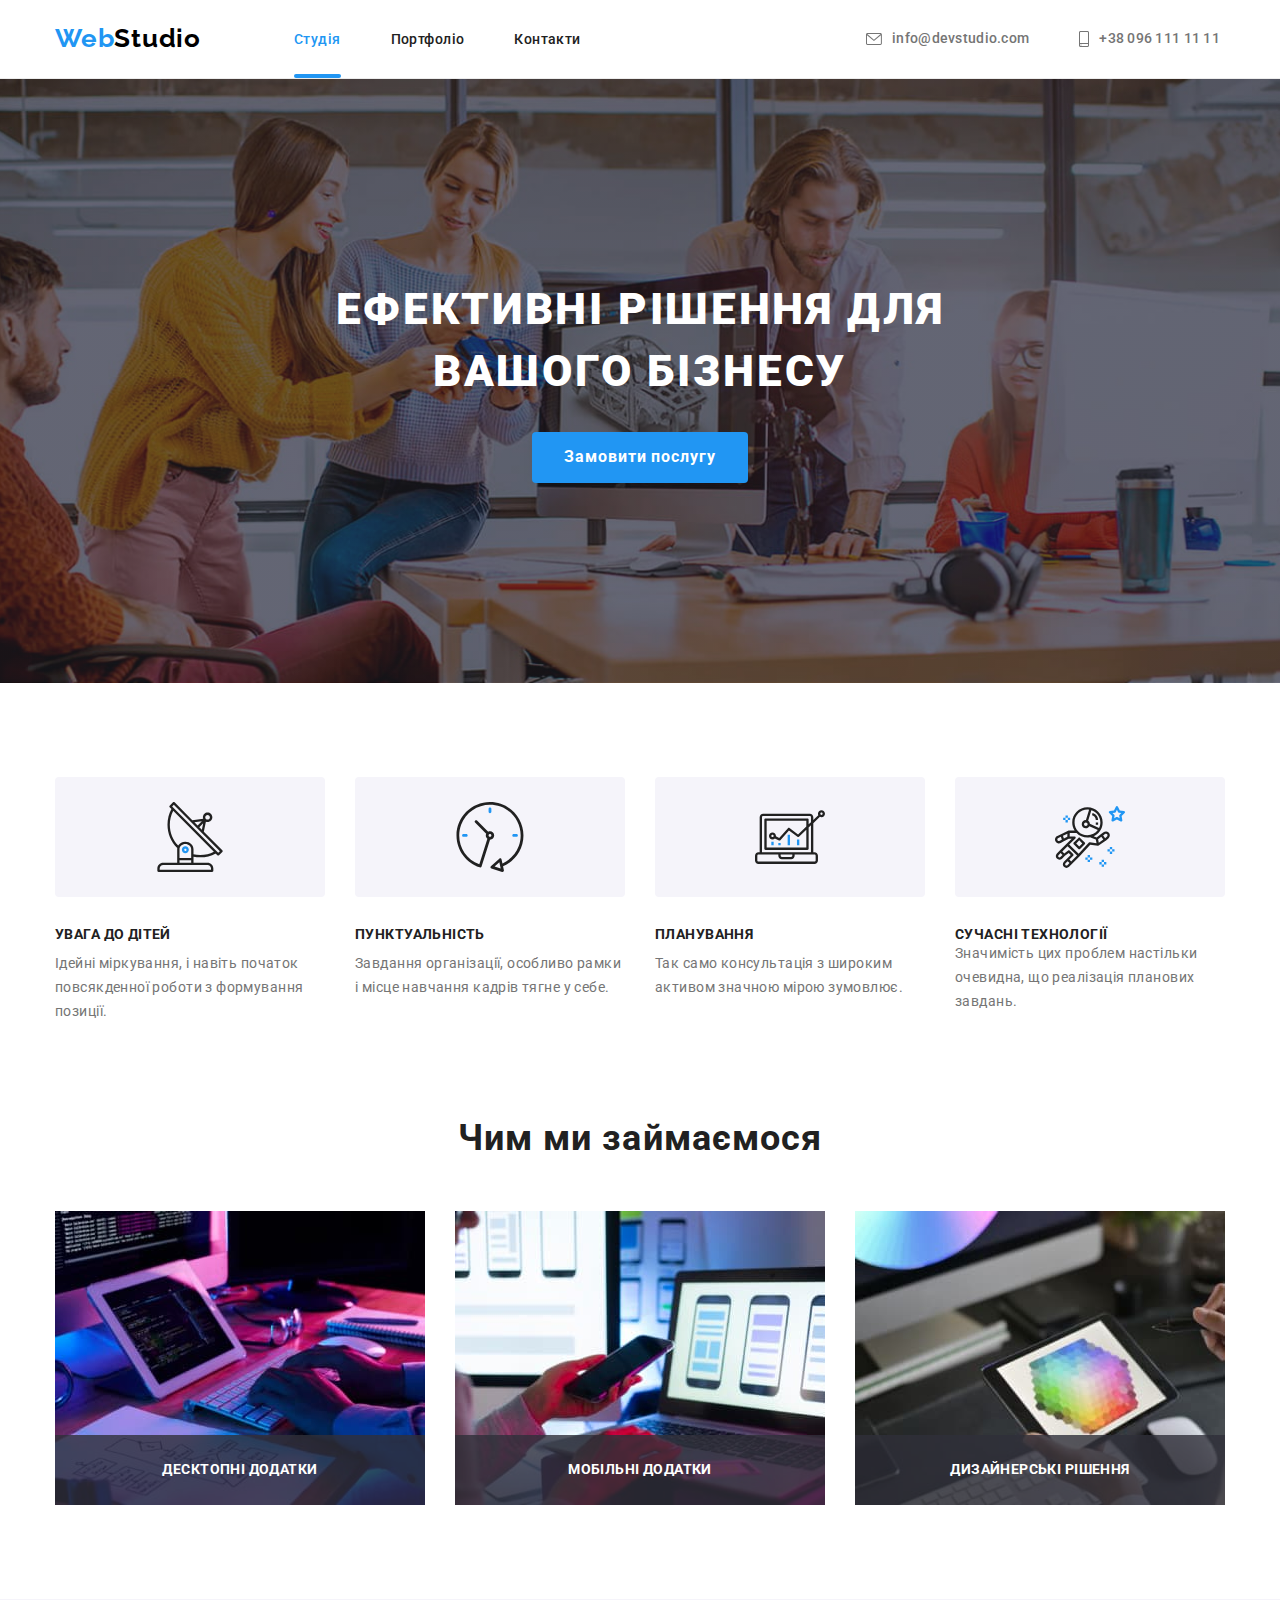
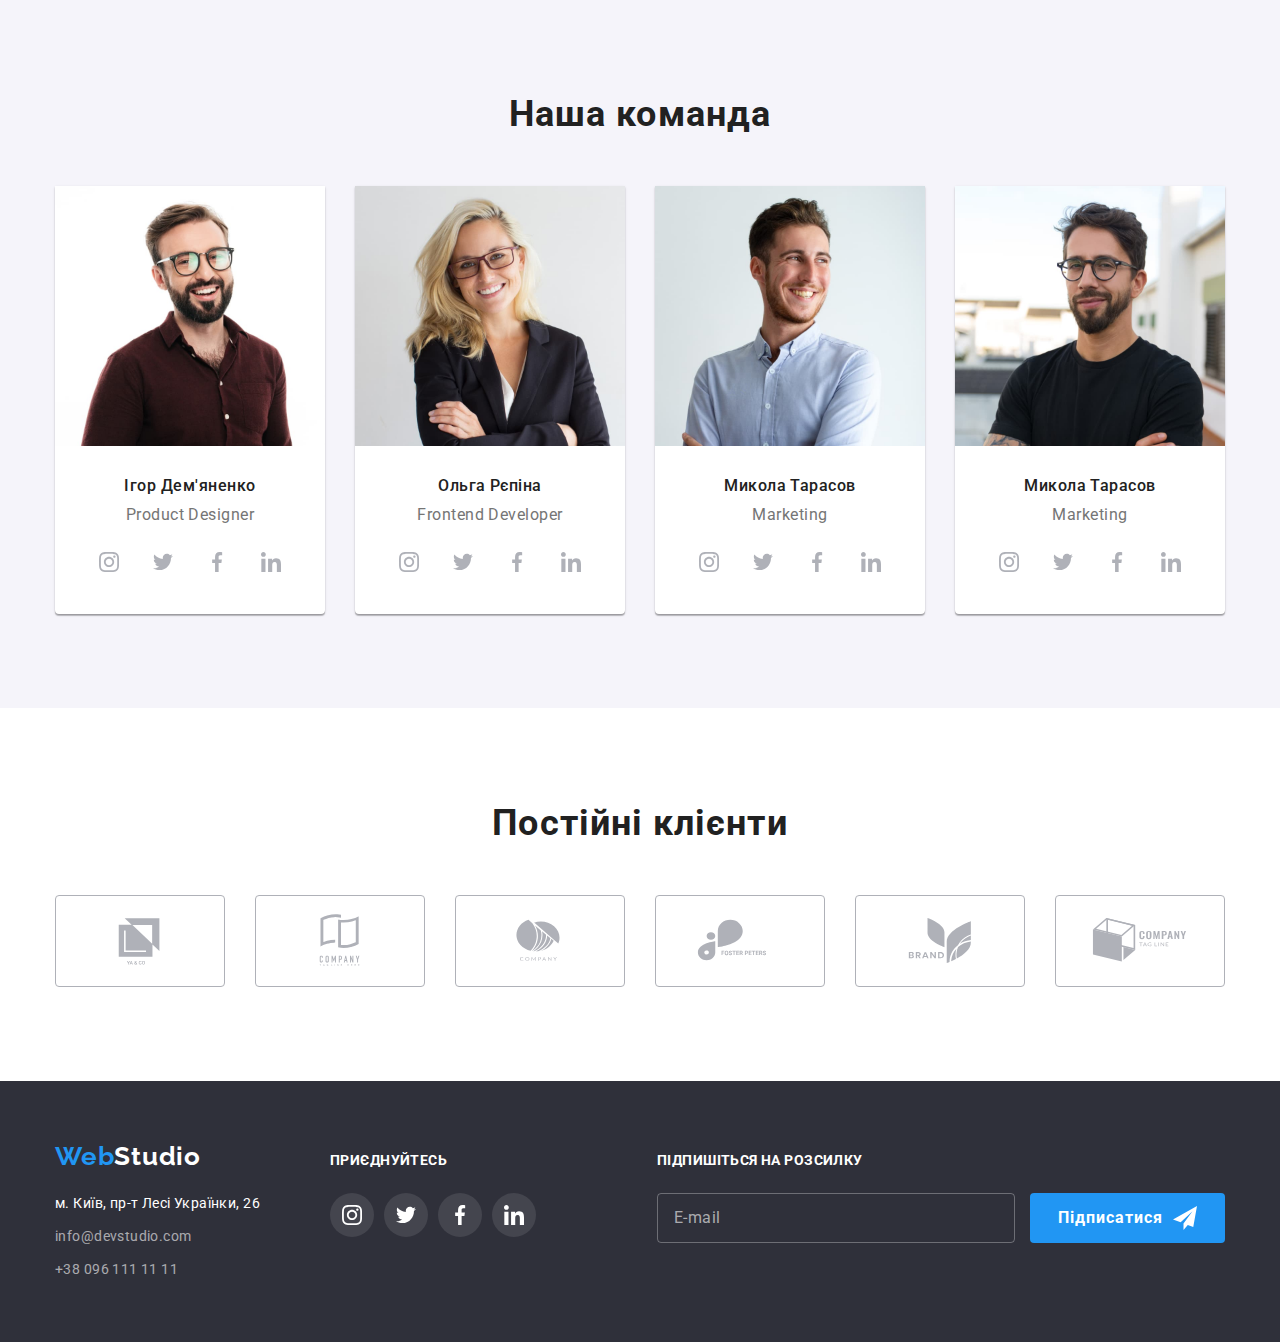
<file: index.html>
<!DOCTYPE html>
<html lang="uk">
  <head>
    <meta charset="UTF-8" />
    <meta http-equiv="X-UA-Compatible" content="IE=edge" />
    <meta name="viewport" content="width=device-width, initial-scale=1.0" />
    <title>Web Studio</title>
    <link rel="preconnect" href="https://fonts.googleapis.com" />
    <link rel="preconnect" href="https://fonts.gstatic.com" crossorigin />
    <link
      href="https://fonts.googleapis.com/css2?family=Raleway:wght@700&family=Roboto:wght@400;500;700;900&display=swap"
      rel="stylesheet"
    />
    <link
      rel="stylesheet"
      href="https://cdn.jsdelivr.net/npm/modern-normalize@1.1.0/modern-normalize.min.css"
    />
    <link rel="stylesheet" href="./css/main.min.css" />
  </head>
  <body>
    <header class="header">
      <div class="conteiner conteiner--header">
        <nav class="navigation">
          <a href="./index.html" class="logo logo--functionalheader"
            ><span class="logo__span">Web</span>Studio</a
          >
          <ul class="navigation__list list">
            <li class="navigation__item">
              <a
                href="./index.html"
                class="navigation__link link navigation__link--functional"
              >
                <span class="navigation__current">Студія</span></a
              >
            </li>
            <li class="navigation__item">
              <a
                href="./portfolio.html"
                class="navigation__link link navigation__link--functional"
                >Портфоліо</a
              >
            </li>
            <li class="navigation__item">
              <a
                href=""
                class="navigation__link link navigation__link--functional"
                >Контакти</a
              >
            </li>
          </ul>
        </nav>

        <ul class="contact list">
          <li class="contact__item">
            <a
              href="mailto:info@devstudio.com"
              target="_blank"
              class="contact__link link contact__link--functional"
              ><svg width="16" height="12" class="contact__svg">
                <use xlink:href="./images/icon.svg#icon-mail-header"></use>
              </svg>
              info@devstudio.com</a
            >
          </li>
          <li class="contact__item">
            <a
              href="tel:+380961111111"
              class="contact__link link contact__link--functional"
              ><svg width="10" height="16" class="contact__svg">
                <use xlink:href="./images/icon.svg#icon-tel-header"></use>
              </svg>
              +38 096 111 11 11</a
            >
          </li>
        </ul>
      </div>
    </header>

    <main>
      <!-- Hero -->
      <section class="hero hero--bg">
        <h1 class="hero__title hero__title--functional">
          Ефективні рішення для вашого бізнесу
        </h1>
        <button type="button" class="btn__hero btn" data-modal-open>
          Замовити послугу
        </button>
      </section>

      <!-- Function -->
      <section class="function">
        <div class="conteiner">
          <h2 class="visually-hidden">Functions</h2>
          <ul class="function__list list">
            <li class="function__item">
              <div class="box box--functional">
                <svg width="70" height="70" class="box__svg">
                  <use
                    xlink:href="./images/icon.svg#icon-antena-functions"
                  ></use>
                </svg>
              </div>
              <h3 class="box__title box__title--functional">Увага до дітей</h3>
              <p class="function-text">
                Ідейні міркування, і навіть початок повсякденної роботи з
                формування позиції.
              </p>
            </li>
            <li class="function__item">
              <div class="box box--functional">
                <svg width="70" height="70" class="box__svg">
                  <use
                    xlink:href="./images/icon.svg#icon-clock-functions"
                  ></use>
                </svg>
              </div>
              <h3 class="box__title box__title--functional">Пунктуальність</h3>
              <p class="function-text">
                Завдання організації, особливо рамки і місце навчання кадрів
                тягне у себе.
              </p>
            </li>
            <li class="function__item">
              <div class="box box--functional">
                <svg width="70" height="70" class="box__svg">
                  <use xlink:href="./images/icon.svg#icon-comp-functions"></use>
                </svg>
              </div>
              <h3 class="box__title box__title--functional">Планування</h3>
              <p class="function-text">
                Так само консультація з широким активом значною мірою зумовлює.
              </p>
            </li>
            <li class="function__item">
              <div class="box box--functional">
                <svg width="70" height="70" class="box__svg">
                  <use
                    xlink:href="./images/icon.svg#icon-astronaut-functions"
                  ></use>
                </svg>
              </div>
              <h3 class="box__title box__altitle--function">
                Сучасні технології
              </h3>
              <p class="function-text">
                Значимість цих проблем настільки очевидна, що реалізація
                планових завдань.
              </p>
            </li>
          </ul>
        </div>
      </section>

      <!-- Occupation -->
      <section class="ocupation">
        <div class="conteiner">
          <h2 class="title title--functional">Чим ми займаємося</h2>
          <ul class="ocupation__list list">
            <li class="ocupation__item">
              <div class="ocupation__conteiner">
                <img
                  src="./images/occupation1.jpg"
                  alt="набирає текс на клавіатурі"
                  width="370"
                  height="294"
                  class="ocupation__img"
                />
                <div class="ocupation__wrapper ocupation__wrapper--functional">
                  <p class="ocupation__text ocupation__text--functional">
                    Десктопні додатки
                  </p>
                </div>
              </div>
            </li>
            <li class="ocupation__item">
              <div class="ocupation__conteiner">
                <img
                  src="./images/occupation2.jpg"
                  alt="працює в телефоні та на ноутбуці"
                  width="370"
                  height="294"
                  class="ocupation__img"
                />
                <div class="ocupation__wrapper ocupation__wrapper--functional">
                  <p class="ocupation__text ocupation__text--functional">
                    Мобільні додатки
                  </p>
                </div>
              </div>
            </li>
            <li class="ocupation__item">
              <div class="ocupation__conteiner">
                <img
                  src="./images/Occupation3.jpg"
                  alt="палітра кольорів на планшеті"
                  width="370"
                  height="294"
                  class="ocupation__img"
                />
                <div class="ocupation__wrapper ocupation__wrapper--functional">
                  <p class="ocupation__text ocupation__text--functional">
                    Дизайнерські рішення
                  </p>
                </div>
              </div>
            </li>
          </ul>
        </div>
      </section>

      <!-- Team -->
      <section class="team">
        <div class="conteiner">
          <h2 class="title title--functional">Наша команда</h2>
          <ul class="team__list list">
            <li class="team__item team__item--function">
              <img
                src="./images/photoproductdesigner.jpg"
                alt="фото працівника"
                width="270"
                height="260"
                class="team__img"
              />
              <div class="box-card">
                <h3 class="box-card__title box-card__title--functional">
                  Ігор Дем'яненко
                </h3>
                <p class="box-card__text box-card__text--function">
                  Product Designer
                </p>
                <ul class="social list">
                  <li class="social__item">
                    <a
                      href=""
                      rel="noopener norefferer nofollow"
                      aria-label="instagram"
                      class="social__link social__link--function link"
                      ><svg width="20" height="20" class="social__icon">
                        <use
                          xlink:href="./images/icon.svg#icon-icon-instagram"
                        ></use>
                      </svg>
                    </a>
                  </li>
                  <li class="social__item">
                    <a
                      href=""
                      rel="noopener norefferer nofollow"
                      aria-label="twitter"
                      class="social__link social__link--function link"
                      ><svg width="20" height="20" class="social__icon">
                        <use
                          xlink:href="./images/icon.svg#icon-icon-twitter"
                        ></use>
                      </svg>
                    </a>
                  </li>
                  <li class="social__item">
                    <a
                      href=""
                      rel="noopener norefferer nofollow"
                      aria-label="facebook"
                      class="social__link social__link--function link"
                      ><svg width="20" height="20" class="social__icon">
                        <use
                          xlink:href="./images/icon.svg#icon-icon-facebook"
                        ></use>
                      </svg>
                    </a>
                  </li>
                  <li class="social__item">
                    <a
                      href=""
                      rel="noopener norefferer nofollow"
                      aria-label="linkedin"
                      class="social__link social__link--function link"
                      ><svg width="20" height="20" class="social__icon">
                        <use
                          xlink:href="./images/icon.svg#icon-icon-linkedin"
                        ></use>
                      </svg>
                    </a>
                  </li>
                </ul>
              </div>
            </li>
            <li class="team__item team__item--function">
              <img
                src="./images/photodeveloper.jpg"
                alt="фото працівника"
                width="270"
                height="260"
                class="team__img"
              />
              <div class="box-card">
                <h3 class="box-card__title box-card__title--functional">
                  Ольга Рєпіна
                </h3>
                <p class="box-card__text box-card__text--function">
                  Frontend Developer
                </p>
                <ul class="social list">
                  <li class="social__item">
                    <a
                      href=""
                      rel="noopener norefferer nofollow"
                      aria-label="instagram"
                      class="social__link social__link--function link"
                      ><svg width="20" height="20" class="social__icon">
                        <use
                          xlink:href="./images/icon.svg#icon-icon-instagram"
                        ></use>
                      </svg>
                    </a>
                  </li>
                  <li class="social__item">
                    <a
                      href=""
                      rel="noopener norefferer nofollow"
                      aria-label="twitter"
                      class="social__link social__link--function link"
                      ><svg width="20" height="20" class="social__icon">
                        <use
                          xlink:href="./images/icon.svg#icon-icon-twitter"
                        ></use>
                      </svg>
                    </a>
                  </li>
                  <li class="social__item">
                    <a
                      href=""
                      rel="noopener norefferer nofollow"
                      aria-label="facebook"
                      class="social__link social__link--function link"
                      ><svg width="20" height="20" class="social__icon">
                        <use
                          xlink:href="./images/icon.svg#icon-icon-facebook"
                        ></use>
                      </svg>
                    </a>
                  </li>
                  <li class="social__item">
                    <a
                      href=""
                      rel="noopener norefferer nofollow"
                      aria-label="linkedin"
                      class="social__link social__link--function link"
                      ><svg width="20" height="20" class="social__icon">
                        <use
                          xlink:href="./images/icon.svg#icon-icon-linkedin"
                        ></use>
                      </svg>
                    </a>
                  </li>
                </ul>
              </div>
            </li>
            <li class="team__item team__item--function">
              <img
                src="./images/photomarketing.jpg"
                alt="фото працівника"
                width="270"
                height="260"
                class="team__img"
              />
              <div class="box-card">
                <h3 class="box-card__title box-card__title--functional">
                  Микола Тарасов
                </h3>
                <p class="box-card__text box-card__text--function">Marketing</p>
                <ul class="social list">
                  <li class="social__item">
                    <a
                      href=""
                      rel="noopener norefferer nofollow"
                      aria-label="instagram"
                      class="social__link social__link--function link"
                      ><svg width="20" height="20" class="social__icon">
                        <use
                          xlink:href="./images/icon.svg#icon-icon-instagram"
                        ></use>
                      </svg>
                    </a>
                  </li>
                  <li class="social__item">
                    <a
                      href=""
                      rel="noopener norefferer nofollow"
                      aria-label="twitter"
                      class="social__link social__link--function link"
                      ><svg width="20" height="20" class="social__icon">
                        <use
                          xlink:href="./images/icon.svg#icon-icon-twitter"
                        ></use>
                      </svg>
                    </a>
                  </li>
                  <li class="social__item">
                    <a
                      href=""
                      rel="noopener norefferer nofollow"
                      aria-label="facebook"
                      class="social__link social__link--function link"
                      ><svg width="20" height="20" class="social__icon">
                        <use
                          xlink:href="./images/icon.svg#icon-icon-facebook"
                        ></use>
                      </svg>
                    </a>
                  </li>
                  <li class="social__item">
                    <a
                      href=""
                      rel="noopener norefferer nofollow"
                      aria-label="linkedin"
                      class="social__link social__link--function link"
                      ><svg width="20" height="20" class="social__icon">
                        <use
                          xlink:href="./images/icon.svg#icon-icon-linkedin"
                        ></use>
                      </svg>
                    </a>
                  </li>
                </ul>
              </div>
            </li>
            <li class="team__item team__item--function">
              <img
                src="./images/photodesiner.jpg"
                alt="фото працівника"
                width="270"
                height="260"
                class="team__img"
              />
              <div class="box-card">
                <h3 class="box-card__title box-card__title--functional">
                  Микола Тарасов
                </h3>
                <p class="box-card__text box-card__text--function">Marketing</p>
                <ul class="social list">
                  <li class="social__item">
                    <a
                      href=""
                      rel="noopener norefferer nofollow"
                      aria-label="instagram"
                      class="social__link social__link--function link"
                      ><svg width="20" height="20" class="social__icon">
                        <use
                          xlink:href="./images/icon.svg#icon-icon-instagram"
                        ></use>
                      </svg>
                    </a>
                  </li>
                  <li class="social__item">
                    <a
                      href=""
                      rel="noopener norefferer nofollow"
                      aria-label="twitter"
                      class="social__link social__link--function link"
                      ><svg width="20" height="20" class="social__icon">
                        <use
                          xlink:href="./images/icon.svg#icon-icon-twitter"
                        ></use>
                      </svg>
                    </a>
                  </li>
                  <li class="social__item">
                    <a
                      href=""
                      rel="noopener norefferer nofollow"
                      aria-label="facebook"
                      class="social__link social__link--function link"
                      ><svg width="20" height="20" class="social__icon">
                        <use
                          xlink:href="./images/icon.svg#icon-icon-facebook"
                        ></use>
                      </svg>
                    </a>
                  </li>
                  <li class="social__item">
                    <a
                      href=""
                      rel="noopener norefferer nofollow"
                      aria-label="linkedin"
                      class="social__link social__link--function link"
                      ><svg width="20" height="20" class="social__icon">
                        <use
                          xlink:href="./images/icon.svg#icon-icon-linkedin"
                        ></use>
                      </svg>
                    </a>
                  </li>
                </ul>
              </div>
            </li>
          </ul>
        </div>
      </section>

      <!-- Clients -->
      <section class="clients">
        <div class="conteiner">
          <h2 class="title title--functional">Постійні клієнти</h2>
          <ul class="clients__list list">
            <li class="clients__item">
              <a
                href=""
                rel="noopener norefferer nofollow"
                aria-label="firm partner"
                class="clients__link clients__link--functional link"
                ><svg
                  width="106"
                  height="60"
                  class="clients__svg clients__svg--functional"
                >
                  <use xlink:href="./images/icon.svg#icon-partner-ya-co"></use>
                </svg>
              </a>
            </li>
            <li class="clients__item">
              <a
                href=""
                rel="noopener norefferer nofollow"
                aria-label="firm partner"
                class="clients__link clients__link--functional link"
                ><svg
                  width="106"
                  height="60"
                  class="clients__svg clients__svg--functional"
                >
                  <use
                    xlink:href="./images/icon.svg#icon-partner-company"
                  ></use>
                </svg>
              </a>
            </li>
            <li class="clients__item">
              <a
                href=""
                rel="noopener norefferer nofollow"
                aria-label="firm partner"
                class="clients__link clients__link--functional link"
                ><svg
                  width="106"
                  height="60"
                  class="clients__svg clients__svg--functional"
                >
                  <use
                    xlink:href="./images/icon.svg#icon-partner-conpany2"
                  ></use>
                </svg>
              </a>
            </li>
            <li class="clients__item">
              <a
                href=""
                rel="noopener norefferer nofollow"
                aria-label="firm partner"
                class="clients__link clients__link--functional link"
                ><svg
                  width="106"
                  height="60"
                  class="clients__svg clients__svg--functional"
                >
                  <use xlink:href="./images/icon.svg#icon-partner-foster"></use>
                </svg>
              </a>
            </li>
            <li class="clients__item">
              <a
                href=""
                rel="noopener norefferer nofollow"
                aria-label="firm partner"
                class="clients__link clients__link--functional link"
                ><svg
                  width="106"
                  height="60"
                  class="clients__svg clients__svg--functional"
                >
                  <use xlink:href="./images/icon.svg#icon-partner-brand"></use>
                </svg>
              </a>
            </li>
            <li class="clients__item">
              <a
                href=""
                rel="noopener norefferer nofollow"
                aria-label="firm partner"
                class="clients__link clients__link--functional link"
                ><svg
                  width="106"
                  height="60"
                  class="clients__svg clients__svg--functional"
                >
                  <use
                    xlink:href="./images/icon.svg#icon-partner-tagline"
                  ></use>
                </svg>
              </a>
            </li>
          </ul>
        </div>
      </section>
    </main>

    <!-- Footer -->
    <footer class="footer footer--functional">
      <div class="conteiner conteiner--footer">
        <div class="box-footer">
          <a href="./index.html" class="logo logo--functionalfooter"
            ><span class="logo__span">Web</span>Studio</a
          >
          <address class="address">
            <ul class="address__list list">
              <li class="address__item">
                <a
                  href="https://goo.gl/maps/zR8tmQ1nPj9YPWna9"
                  rel="noopener norefferer nofollow"
                  target="_blank"
                  class="address__link"
                  >м. Київ, пр-т Лесі Українки, 26</a
                >
              </li>
              <li class="address__item">
                <a
                  href="mailto:info@devstudio.com"
                  class="address__link address__link--functional"
                  >info@devstudio.com</a
                >
              </li>
              <li class="address__item">
                <a
                  href="tel:+380961111111"
                  class="address__link address__link--functional"
                  >+38 096 111 11 11</a
                >
              </li>
            </ul>
          </address>
        </div>
        <div class="box-social">
          <b class="box-social__text box-social__text--functional"
            >Приєднуйтесь</b
          >
          <ul class="social-footer list">
            <li class="social-footer__item">
              <a
                href=""
                rel="noopener norefferer nofollow"
                class="social-footer__link social-footer__link--sizelink link"
                ><svg width="20" height="20" class="social-footer__icon">
                  <use xlink:href="./images/icon.svg#icon-icon-instagram"></use>
                </svg>
              </a>
            </li>
            <li class="social-footer__item">
              <a
                href=""
                rel="noopener norefferer nofollow"
                class="social-footer__link social-footer__link--sizelink link"
              >
                <svg width="20" height="20" class="social-footer__icon">
                  <use xlink:href="./images/icon.svg#icon-icon-twitter"></use>
                </svg>
              </a>
            </li>
            <li class="social-footer__item">
              <a
                href=""
                rel="noopener norefferer nofollow"
                class="social-footer__link social-footer__link--sizelink link"
                ><svg width="20" height="20" class="social-footer__icon">
                  <use xlink:href="./images/icon.svg#icon-icon-facebook"></use>
                </svg>
              </a>
            </li>
            <li class="social-footer__item">
              <a
                href=""
                rel="noopener norefferer nofollow"
                class="social-footer__link social-footer__link--sizelink link"
                ><svg width="20" height="20" class="social-footer__icon">
                  <use xlink:href="./images/icon.svg#icon-icon-linkedin"></use>
                </svg>
              </a>
            </li>
          </ul>
        </div>
        <div class="box-form">
          <b class="box-form__text box-form__text--functional"
            >Підпишіться на розсилку</b
          >
          <div class="conteiner-form">
            <form class="form-footer">
              <input
                type="email"
                name="email"
                placeholder="E-mail"
                class="form-footer__input form-footer__input--functional"
              />
              <button type="submit" class="btn--footer btn">
                Підписатися
                <svg width="24" height="24" class="btn__svg">
                  <use xlink:href="./images/icon.svg#icon-sendbtn"></use>
                </svg>
              </button>
            </form>
          </div>
        </div>
      </div>
    </footer>

    <!-- Modal -->
    <div class="backdrop is-hidden" data-modal>
      <div class="modal modal--finctional">
        <button type="button" class="modal__button" data-modal-close>
          <svg width="18" height="18" class="modal__svg">
            <use xlink:href="./images/icon.svg#icon-close-model"></use>
          </svg>
        </button>

        <form class="form-modal">
          <p class="form-modal__text form-modal__text--functional">
            Залиште свої дані, ми вам передзвонимо
          </p>
          <div class="form-modal__conteiner">
            <label for="name" class="form-modal__label">Ім'я</label>
            <div class="card-form">
              <input
                type="text"
                name="user name"
                id="name"
                class="card-form__input card-form__input--functional"
              /><svg
                width="18"
                height="18"
                class="card-form__svg card-form__svg--functional"
              >
                <use xlink:href="./images/icon.svg#icon-modal-name"></use>
              </svg>
            </div>
          </div>

          <div class="form-modal__conteiner">
            <label for="tel" class="form-modal__label">Телефон</label>
            <div class="card-form">
              <input
                type="text"
                name="user name"
                id="tel"
                class="card-form__input card-form__input--functional"
              /><svg
                width="18"
                height="18"
                class="card-form__svg card-form__svg--functional"
              >
                <use xlink:href="./images/icon.svg#icon-modal-tel"></use>
              </svg>
            </div>
          </div>

          <div class="form-modal__conteiner">
            <label for="mail" class="form-modal__label">Пошта</label>
            <div class="card-form">
              <input
                type="text"
                name="user name"
                id="mail"
                class="card-form__input card-form__input--functional"
              /><svg
                width="18"
                height="18"
                class="card-form__svg card-form__svg--functional"
              >
                <use xlink:href="./images/icon.svg#icon-modal-email"></use>
              </svg>
            </div>
          </div>

          <div class="form-modal__conteiner form-modal__conteiner--coment">
            <label for="text" class="form-modal__label">Коментар</label>
            <textarea
              name="coment"
              id="text"
              placeholder="Введіть текст"
            ></textarea>
          </div>

          <div class="form-modal__conteiner form-modal__conteiner--checkbox">
            <input
              type="checkbox"
              name="accept"
              id="checkbox"
              class="form-modal__inputcheckbox"
            />
            <label
              for="checkbox"
              class="form-modal__labelcheckbox form-modal__labelcheckbox--functional"
            >
              <div class="box-checkbox box-checkbox--functional">
                <svg width="16" height="15" class="box-checkbox__svg">
                  <use xlink:href="./images/icon.svg#icon-icon-check"></use>
                </svg>
              </div>
              Погоджуюся з розсилкою та приймаю
              <a href="" class="form-modal__link form-modal__link--functional"
                >Умови договору</a
              ></label
            >
          </div>
          <button type="submit" class="btn__modal btn">Відправити</button>
        </form>
      </div>
    </div>

    <!-- Java script -->
    <script src="./js/modal.js"></script>
  </body>
</html>
</file>
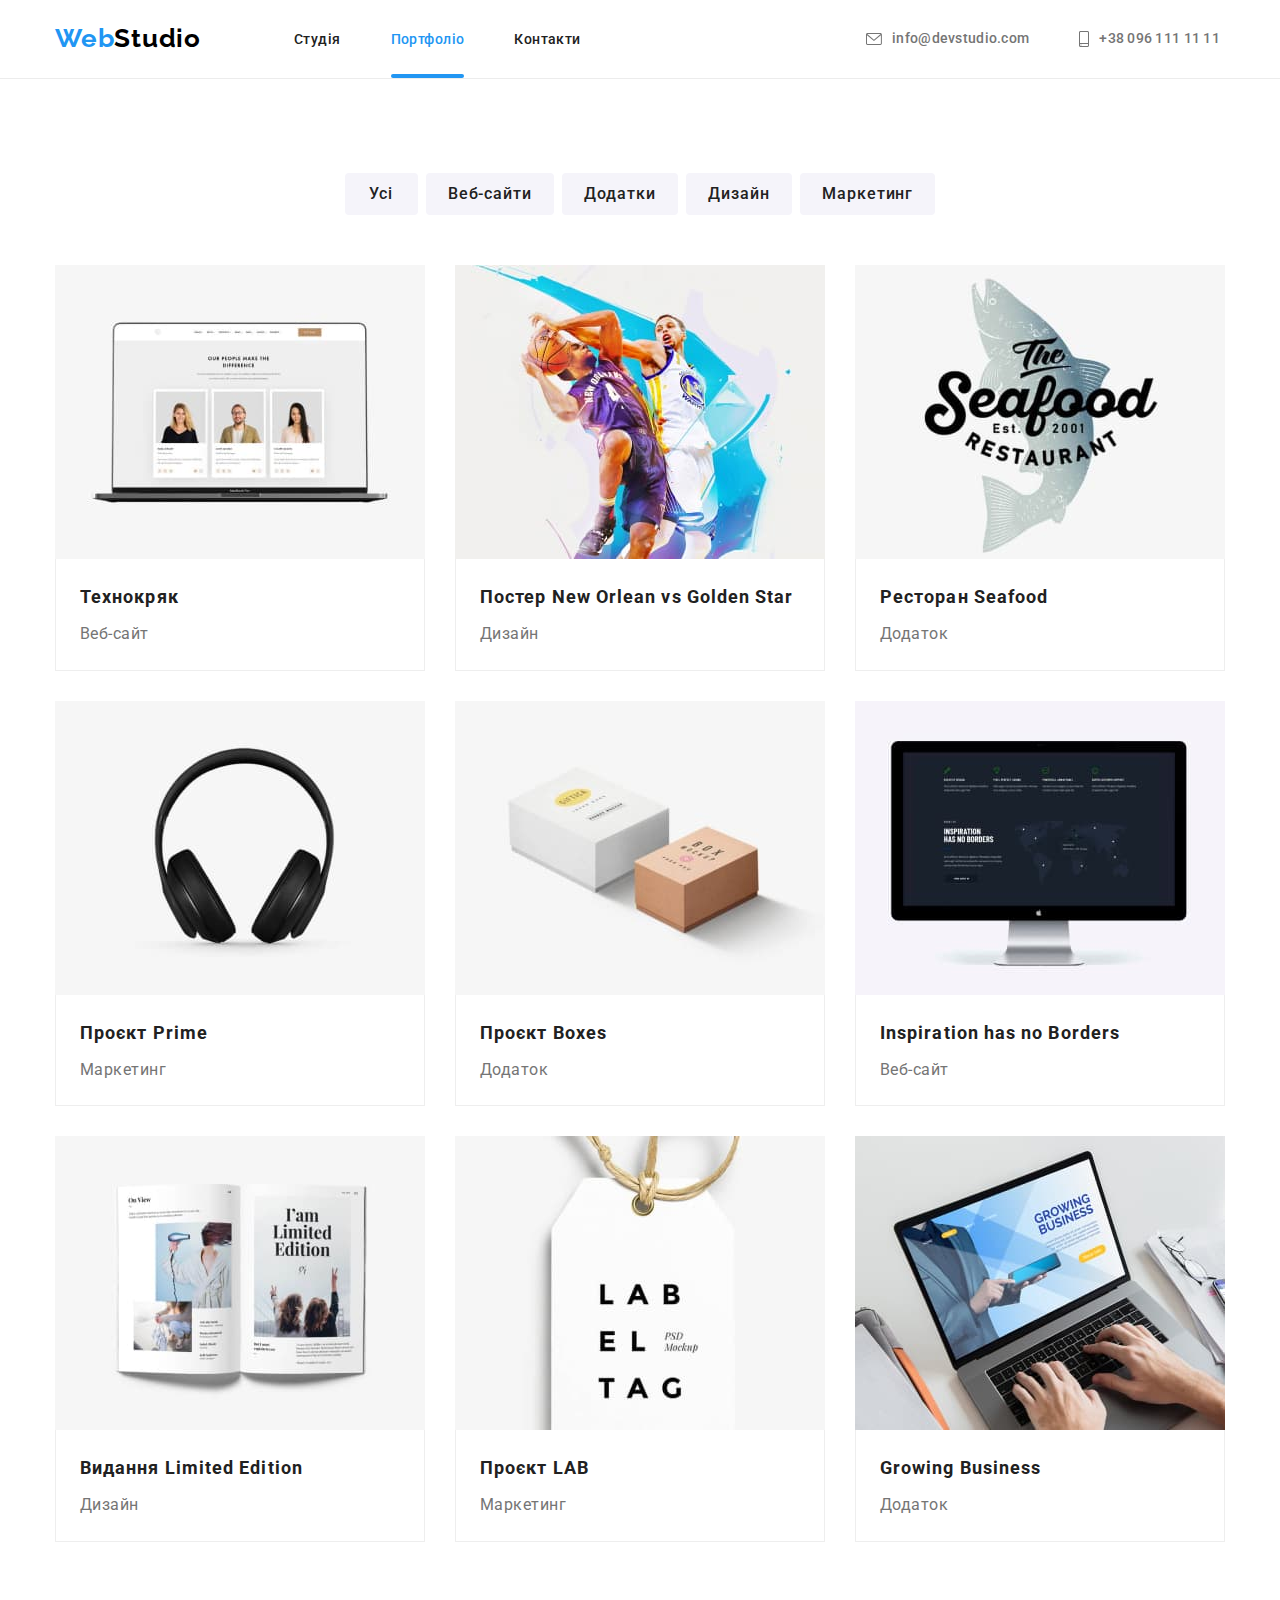
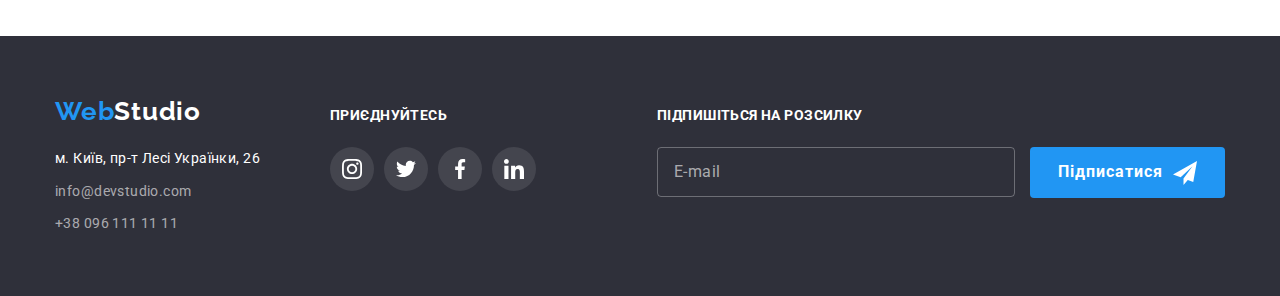
<file: portfolio.html>
<!DOCTYPE html>
<html lang="uk">
  <head>
    <meta charset="UTF-8" />
    <meta http-equiv="X-UA-Compatible" content="IE=edge" />
    <meta name="viewport" content="width=device-width, initial-scale=1.0" />
    <title>Web Studio</title>
    <link rel="preconnect" href="https://fonts.googleapis.com" />
    <link rel="preconnect" href="https://fonts.gstatic.com" crossorigin />
    <link
      href="https://fonts.googleapis.com/css2?family=Raleway:wght@700&family=Roboto:wght@400;500;700;900&display=swap"
      rel="stylesheet"
    />
    <link
      rel="stylesheet"
      href="https://cdn.jsdelivr.net/npm/modern-normalize@1.1.0/modern-normalize.min.css"
    />
    <link rel="stylesheet" href="./css/main.min.css" />
  </head>
  <body>
    <header class="header">
      <div class="conteiner conteiner--header">
        <nav class="navigation">
          <a href="./index.html" class="logo logo--functionalheader"
            ><span class="logo__span">Web</span>Studio</a
          >
          <ul class="navigation__list list">
            <li class="navigation__item">
              <a
                href="./index.html"
                class="navigation__link link navigation__link--functional"
              >
                Студія</a
              >
            </li>
            <li class="navigation__item">
              <a
                href="./portfolio.html"
                class="navigation__link link navigation__link--functional"
              >
                <span class="navigation__current">Портфоліо</span>
              </a>
            </li>
            <li class="navigation__item">
              <a
                href=""
                class="navigation__link link navigation__link--functional"
                >Контакти</a
              >
            </li>
          </ul>
        </nav>

        <ul class="contact list">
          <li class="contact__item">
            <a
              href="mailto:info@devstudio.com"
              target="_blank"
              class="contact__link link contact__link--functional"
              ><svg width="16" height="12" class="contact__svg">
                <use xlink:href="./images/icon.svg#icon-mail-header"></use>
              </svg>
              info@devstudio.com</a
            >
          </li>
          <li class="contact__item">
            <a
              href="tel:+380961111111"
              class="contact__link link contact__link--functional"
              ><svg width="10" height="16" class="contact__svg">
                <use xlink:href="./images/icon.svg#icon-tel-header"></use>
              </svg>
              +38 096 111 11 11</a
            >
          </li>
        </ul>
      </div>
    </header>

    <main>
      <!-- Hero -->
      <section class="addition">
        <div class="conteiner">
          <h1 class="visually-hidden">Page functionality</h1>

          <ul class="addition__list list">
            <li class="addition__item">
              <button type="button" class="btn__functional btn">Усі</button>
            </li>
            <li class="addition__item">
              <button type="button" class="btn__functional btn">
                Веб-сайти
              </button>
            </li>
            <li class="addition__item">
              <button type="button" class="btn__functional btn">Додатки</button>
            </li>
            <li class="addition__item">
              <button type="button" class="btn__functional btn">Дизайн</button>
            </li>
            <li class="addition__item">
              <button type="button" class="btn__functional btn">
                Маркетинг
              </button>
            </li>
          </ul>

          <ul class="pictures list">
            <li class="pictures__item">
              <a
                href=""
                rel="noopener norefferer nofollow"
                class="pictures__link link"
                ><div class="card-img">
                  <img
                    src="./images/portfolio/main/photosite1.jpg"
                    alt="фото ноутбука з малюнками"
                    width="370"
                    class="card-img__site"
                  />
                  <p class="card-img__text card-img__text--functional">
                    Ресурс пропонує комплексні пропозиції з різним рівнем
                    функціоналу та сервісів. Все це дозволить відвідувачу
                    отримати вичерпні відомості про компанію чи приватну особу.
                  </p>
                </div>
                <div class="wrapper-card">
                  <h2
                    class="wrapper-card__title wrapper-card__title--fuctional"
                  >
                    Технокряк
                  </h2>
                  <p class="wrapper-card__text wrapper-card__text--functional">
                    Веб-сайт
                  </p>
                </div></a
              >
            </li>
            <li class="pictures__item">
              <a
                href=""
                rel="noopener norefferer nofollow"
                class="pictures__link link"
                ><div class="card-img">
                  <img
                    src="./images/portfolio/main/photosite2.jpg"
                    alt="постер з гравцями баскетболу"
                    width="370"
                    class="card-img__site"
                  />
                  <p class="card-img__text card-img__text--functional">
                    Ресурс пропонує комплексні пропозиції з різним рівнем
                    функціоналу та сервісів. Все це дозволить відвідувачу
                    отримати вичерпні відомості про компанію чи приватну особу.
                  </p>
                </div>
                <div class="wrapper-card">
                  <h2
                    class="wrapper-card__title wrapper-card__title--fuctional"
                  >
                    Постер New Orlean vs Golden Star
                  </h2>
                  <p class="wrapper-card__text wrapper-card__text--functional">
                    Дизайн
                  </p>
                </div></a
              >
            </li>
            <li class="pictures__item">
              <a
                href=""
                rel="noopener norefferer nofollow"
                class="pictures__link link"
                ><div class="card-img">
                  <img
                    src="./images/portfolio/main/photosite3.jpg"
                    alt="афіша ресторану"
                    width="370"
                    class="card-img__site"
                  />
                  <p class="card-img__text card-img__text--functional">
                    Ресурс пропонує комплексні пропозиції з різним рівнем
                    функціоналу та сервісів. Все це дозволить відвідувачу
                    отримати вичерпні відомості про компанію чи приватну особу.
                  </p>
                </div>
                <div class="wrapper-card">
                  <h2
                    class="wrapper-card__title wrapper-card__title--fuctional"
                  >
                    Ресторан Seafood
                  </h2>
                  <p class="wrapper-card__text wrapper-card__text--functional">
                    Додаток
                  </p>
                </div></a
              >
            </li>
            <li class="pictures__item">
              <a
                href=""
                rel="noopener norefferer nofollow"
                class="pictures__link link"
                ><div class="card-img">
                  <img
                    src="./images/portfolio/main/photosite4.jpg"
                    alt="навушникі"
                    width="370"
                    class="card-img__site"
                  />
                  <p class="card-img__text card-img__text--functional">
                    Ресурс пропонує комплексні пропозиції з різним рівнем
                    функціоналу та сервісів. Все це дозволить відвідувачу
                    отримати вичерпні відомості про компанію чи приватну особу.
                  </p>
                </div>
                <div class="wrapper-card">
                  <h2
                    class="wrapper-card__title wrapper-card__title--fuctional"
                  >
                    Проєкт Prime
                  </h2>
                  <p class="wrapper-card__text wrapper-card__text--functional">
                    Маркетинг
                  </p>
                </div></a
              >
            </li>
            <li class="pictures__item">
              <a
                href=""
                rel="noopener norefferer nofollow"
                class="pictures__link link"
                ><div class="card-img">
                  <img
                    src="./images/portfolio/main/photosite5.jpg"
                    alt="дві картонні коробкі"
                    width="370"
                    class="card-img__site"
                  />
                  <p class="card-img__text card-img__text--functional">
                    Ресурс пропонує комплексні пропозиції з різним рівнем
                    функціоналу та сервісів. Все це дозволить відвідувачу
                    отримати вичерпні відомості про компанію чи приватну особу.
                  </p>
                </div>
                <div class="wrapper-card">
                  <h2
                    class="wrapper-card__title wrapper-card__title--fuctional"
                  >
                    Проєкт Boxes
                  </h2>
                  <p class="wrapper-card__text wrapper-card__text--functional">
                    Додаток
                  </p>
                </div></a
              >
            </li>
            <li class="pictures__item">
              <a
                href=""
                rel="noopener norefferer nofollow"
                class="pictures__link link"
                ><div class="card-img">
                  <img
                    src="./images/portfolio/main/photosite6.jpg"
                    alt="монітор на якому чорний фон"
                    width="370"
                    class="card-img__site"
                  />
                  <p class="card-img__text card-img__text--functional">
                    Ресурс пропонує комплексні пропозиції з різним рівнем
                    функціоналу та сервісів. Все це дозволить відвідувачу
                    отримати вичерпні відомості про компанію чи приватну особу.
                  </p>
                </div>
                <div class="wrapper-card">
                  <h2
                    class="wrapper-card__title wrapper-card__title--fuctional"
                  >
                    Inspiration has no Borders
                  </h2>
                  <p class="wrapper-card__text wrapper-card__text--functional">
                    Веб-сайт
                  </p>
                </div></a
              >
            </li>
            <li class="pictures__item">
              <a
                href=""
                rel="noopener norefferer nofollow"
                class="pictures__link link"
                ><div class="card-img">
                  <img
                    src="./images/portfolio/main/photosite7.jpg"
                    alt="розкрита книга"
                    width="370"
                    class="card-img__site"
                  />
                  <p class="card-img__text card-img__text--functional">
                    Ресурс пропонує комплексні пропозиції з різним рівнем
                    функціоналу та сервісів. Все це дозволить відвідувачу
                    отримати вичерпні відомості про компанію чи приватну особу.
                  </p>
                </div>
                <div class="wrapper-card">
                  <h2
                    class="wrapper-card__title wrapper-card__title--fuctional"
                  >
                    Видання Limited Edition
                  </h2>
                  <p class="wrapper-card__text wrapper-card__text--functional">
                    Дизайн
                  </p>
                </div></a
              >
            </li>
            <li class="pictures__item">
              <a
                href=""
                rel="noopener norefferer nofollow"
                class="pictures__link link"
                ><div class="card-img">
                  <img
                    src="./images/portfolio/main/photosite8.jpg"
                    alt="маркувальна лейба"
                    width="370"
                    class="card-img__site"
                  />
                  <p class="card-img__text card-img__text--functional">
                    Ресурс пропонує комплексні пропозиції з різним рівнем
                    функціоналу та сервісів. Все це дозволить відвідувачу
                    отримати вичерпні відомості про компанію чи приватну особу.
                  </p>
                </div>
                <div class="wrapper-card">
                  <h2
                    class="wrapper-card__title wrapper-card__title--fuctional"
                  >
                    Проєкт LAB
                  </h2>
                  <p class="wrapper-card__text wrapper-card__text--functional">
                    Маркетинг
                  </p>
                </div></a
              >
            </li>
            <li class="pictures__item">
              <a
                href=""
                rel="noopener norefferer nofollow"
                class="pictures__link link"
                ><div class="card-img">
                  <img
                    src="./images/portfolio/main/photosite9.jpg"
                    alt="набирає текст на ноутбуці"
                    width="370"
                    class="card-img__site"
                  />
                  <p class="card-img__text card-img__text--functional">
                    Ресурс пропонує комплексні пропозиції з різним рівнем
                    функціоналу та сервісів. Все це дозволить відвідувачу
                    отримати вичерпні відомості про компанію чи приватну особу.
                  </p>
                </div>
                <div class="wrapper-card">
                  <h2
                    class="wrapper-card__title wrapper-card__title--fuctional"
                  >
                    Growing Business
                  </h2>
                  <p class="wrapper-card__text wrapper-card__text--functional">
                    Додаток
                  </p>
                </div></a
              >
            </li>
          </ul>
        </div>
      </section>
    </main>

    <!-- Footer -->

    <footer class="footer footer--functional">
      <div class="conteiner conteiner--footer">
        <div class="box-footer">
          <a href="./index.html" class="logo logo--functionalfooter"
            ><span class="logo__span">Web</span>Studio</a
          >
          <address class="address">
            <ul class="address__list list">
              <li class="address__item">
                <a
                  href="https://goo.gl/maps/zR8tmQ1nPj9YPWna9"
                  rel="noopener norefferer nofollow"
                  target="_blank"
                  class="address__link"
                  >м. Київ, пр-т Лесі Українки, 26</a
                >
              </li>
              <li class="address__item">
                <a
                  href="mailto:info@devstudio.com"
                  class="address__link address__link--functional"
                  >info@devstudio.com</a
                >
              </li>
              <li class="address__item">
                <a
                  href="tel:+380961111111"
                  class="address__link address__link--functional"
                  >+38 096 111 11 11</a
                >
              </li>
            </ul>
          </address>
        </div>
        <div class="box-social">
          <b class="box-social__text box-social__text--functional"
            >Приєднуйтесь</b
          >
          <ul class="social-footer list">
            <li class="social-footer__item">
              <a
                href=""
                rel="noopener norefferer nofollow"
                class="social-footer__link social-footer__link--sizelink link"
                ><svg width="20" height="20" class="social-footer__icon">
                  <use xlink:href="./images/icon.svg#icon-icon-instagram"></use>
                </svg>
              </a>
            </li>
            <li class="social-footer__item">
              <a
                href=""
                rel="noopener norefferer nofollow"
                class="social-footer__link social-footer__link--sizelink link"
              >
                <svg width="20" height="20" class="social-footer__icon">
                  <use xlink:href="./images/icon.svg#icon-icon-twitter"></use>
                </svg>
              </a>
            </li>
            <li class="social-footer__item">
              <a
                href=""
                rel="noopener norefferer nofollow"
                class="social-footer__link social-footer__link--sizelink link"
                ><svg width="20" height="20" class="social-footer__icon">
                  <use xlink:href="./images/icon.svg#icon-icon-facebook"></use>
                </svg>
              </a>
            </li>
            <li class="social-footer__item">
              <a
                href=""
                rel="noopener norefferer nofollow"
                class="social-footer__link social-footer__link--sizelink link"
                ><svg width="20" height="20" class="social-footer__icon">
                  <use xlink:href="./images/icon.svg#icon-icon-linkedin"></use>
                </svg>
              </a>
            </li>
          </ul>
        </div>
        <div class="box-form">
          <b class="box-form__text box-form__text--functional"
            >Підпишіться на розсилку</b
          >
          <div class="conteiner-form">
            <form class="form-footer">
              <input
                type="email"
                name="email"
                placeholder="E-mail"
                class="form-footer__input form-footer__input--functional"
              />
              <button type="submit" class="btn--footer btn">
                Підписатися
                <svg width="24" height="24" class="btn__svg">
                  <use xlink:href="./images/icon.svg#icon-sendbtn"></use>
                </svg>
              </button>
            </form>
          </div>
        </div>
      </div>
    </footer>
  </body>
</html>
</file>
<file: css/main.min.css>
:root{--color-logo-text: #000000;--color-primery-text: #757575;--color-text-logonav: #2196f3;--color-secondery-text: #212121;--color-hero-title: #ffffff;--color-footer-text: rgba(255, 255, 255, 0.6);--color-bgn-hero: #2f303a;--color-bgn-btn: #f5f4fa;--color-border-header: #ececec;--color-border-main: #eeeeee;--color-icons-partners: #afb1b8;--color-btn-hero-active: #188ce8;--color-bg-ocupation-text: rgba(47, 48, 58, 0.8);--color-bg-animation-panel: rgba(33, 150, 243, 0.9);--color-border-footer-form: rgba(255, 255, 255, 0.3);--color-border-modal: rgba(33, 33, 33, 0.2);--color-modal-textera: rgba(117, 117, 117, 0.5);--cubic-all: cubic-bezier(0.4, 0, 0.2, 1)}body{font-family:"Roboto",sans-serif;font-size:14px;font-weight:400;line-height:1.7;letter-spacing:.03em;color:var(--color-primery-text)}h1,h2,h3,h4,h5,h6,ul,p{margin:0}ul{padding-left:0}.conteiner{width:1200px;margin:auto;padding-left:15px;padding-right:15px}.title{color:var(--color-secondery-text);font-size:36px;font-weight:700;line-height:1.2;letter-spacing:.03em}.title--functional{text-align:center;margin-bottom:50px}.list{list-style:none}.link{text-decoration:none}.link:hover,.link:focus{color:var(--color-text-logonav)}.visually-hidden{position:absolute;white-space:nowrap;width:1px;height:1px;overflow:hidden;border:0;padding:0;clip:rect(0 0 0 0);-webkit-clip-path:inset(50%);clip-path:inset(50%);margin:-1px}.is-hidden{opacity:0;visibility:hidden;pointer-events:none}.no-scroll{overflow:hidden}.btn{cursor:pointer;border-radius:4px;border:none;font-family:inherit;font-size:16px;font-weight:700;line-height:1.9;letter-spacing:.06em;background-color:var(--color-text-logonav);color:var(--color-hero-title)}.btn__hero{padding:10px 32px;transition:background-color 250ms var(--cubic-all),box-shadow 250ms var(--cubic-all)}.btn__hero:hover,.btn__hero:focus{background-color:var(--color-btn-hero-active);box-shadow:0px 4px 4px rgba(0,0,0,.15)}.btn--footer{position:relative;margin-left:12px;padding:10px 62px 10px 28px;transition:background-color 250ms var(--cubic-all),box-shadow 250ms var(--cubic-all)}.btn--footer:hover,.btn--footer:hover{background-color:var(--color-btn-hero-active);box-shadow:0px 4px 4px rgba(0,0,0,.15)}.btn__functional{min-width:73px;padding:6px 22px;color:var(--color-secondery-text);background-color:var(--color-bgn-btn);font-weight:500;transition:background-color 250ms var(--cubic-all),color 250ms var(--cubic-all),box-shadow 250ms var(--cubic-all)}.btn__functional:hover,.btn__functional:focus{background-color:var(--color-text-logonav);color:var(--color-hero-title);box-shadow:0px 3px 1px rgba(0,0,0,.1),0px 1px 2px rgba(0,0,0,.08),0px 2px 2px rgba(0,0,0,.12)}.btn__modal{display:block;margin-left:auto;margin-right:auto;padding:10px 52px;box-shadow:0px 4px 4px rgba(0,0,0,.15);transition:background-color 250ms var(--cubic-all)}.btn__modal:hover,.btn__modal:focus{background-color:var(--color-btn-hero-active)}.logo{display:block;text-decoration:none;font-family:"Raleway",sans-serif;font-size:26px;font-weight:700;line-height:1.2;letter-spacing:.03em}.logo--functionalheader{margin-right:93px;color:var(--color-logo-text)}.logo--functionalfooter{margin-bottom:20px;color:var(--color-hero-title)}.logo__span{color:var(--color-text-logonav)}.header{border-bottom:1px solid var(--color-border-header)}.conteiner--header{display:flex;align-items:center;justify-content:center}.navigation{display:flex;align-items:center;justify-content:center}.navigation__list{display:flex;align-items:center;justify-content:center}.navigation__item:not(:first-child){margin-left:50px}.navigation__link{color:var(--color-secondery-text);font-size:14px;font-weight:500;line-height:1;letter-spacing:1 .2em}.navigation__link--functional{position:relative;display:block;padding:32px 0;transition:color 250ms var(--cubic-all)}.navigation__current{color:var(--color-text-logonav);display:block}.navigation__current::after{position:absolute;left:0;bottom:0;content:"";width:100%;height:4px;display:block;border-radius:2px;background-color:var(--color-text-logonav)}.contact{display:flex;align-items:center;margin-left:auto}.contact__item:not(:last-child){margin-right:40px}.contact__link{color:var(--color-primery-text);font-size:14px;font-weight:500;line-height:1.1;letter-spacing:.02em}.contact__link--functional{display:flex;align-items:center;justify-content:center;padding:5px;transition:color 250ms var(--cubic-all)}.contact__link:hover .contact__svg,.contact__link:focus .contact__svg{fill:var(--color-text-logonav)}.contact__svg{margin-right:10px;fill:currentColor;transition:fill 250ms var(--cubic-all)}.hero{text-align:center;padding:200px;padding-bottom:200px;max-width:1600px;min-height:600px;margin:0 auto}.hero--bg{background-position:center;background-size:cover;background-repeat:no-repeat;background-image:linear-gradient(rgba(47, 48, 58, 0.4), rgba(47, 48, 58, 0.4)),url("../images/hero-pictures.jpg")}.hero__title{color:var(--color-hero-title);font-size:44px;font-weight:900;line-height:1.4;letter-spacing:.06em;text-transform:uppercase}.hero__title--functional{max-width:696px;margin:0 auto 30px}.function{padding-top:94px;padding-bottom:47px}.function__list{display:flex}.function__item{width:calc((100% - 90px)/4)}.function__item:not(:first-child){margin-left:30px}.box{display:flex;align-items:center;justify-content:center;border-radius:4px;background-color:var(--color-bgn-btn)}.box--functional{width:100%;height:120px;margin-bottom:30px}.box__svg{fill:var(--color-secondery-text)}.box__title{color:var(--color-secondery-text);font-weight:700;font-size:14px;line-height:1.1;text-transform:uppercase}.box__title--functional{margin-bottom:10px}.ocupation{padding-top:47px;padding-bottom:94px}.ocupation__list{display:flex}.ocupation__item{width:calc((100% - 60px)/3)}.ocupation__item:not(:first-child){margin-left:30px}.ocupation__conteiner{position:relative}.ocupation__img{display:block;height:auto;max-width:100%}.ocupation__wrapper{background-color:var(--color-bg-ocupation-text)}.ocupation__wrapper--functional{position:absolute;left:0;bottom:0;width:100%;height:70px}.ocupation__text{color:var(--color-hero-title);font-size:14px;font-weight:700;line-height:1.1;letter-spacing:.03em;text-transform:uppercase}.ocupation__text--functional{position:absolute;top:50%;left:50%;transform:translate(-50%, -50%)}.team{padding-top:94px;padding-bottom:94px;background-color:var(--color-bgn-btn)}.team__list{display:flex}.team__item{border-radius:0px 0px 4px 4px;background-color:var(--color-hero-title);box-shadow:0px 1px 3px rgba(0,0,0,.12),0px 1px 1px rgba(0,0,0,.14),0px 2px 1px rgba(0,0,0,.2)}.team__item--function{width:calc((100% - 90px)/4)}.team__item:not(:first-child){margin-left:30px}.team__img{display:block}.box-card{padding:30px 0;text-align:center}.box-card__title{color:var(--color-secondery-text);font-size:16px;font-weight:500;line-height:1.2;letter-spacing:.03em}.box-card__title--functional{margin-bottom:10px}.box-card__text{font-size:16px;font-weight:400;line-height:1.2;letter-spacing:.03em}.box-card__text--function{margin-bottom:16px}.social{display:flex;align-items:center;justify-content:center}.social__item:not(:first-child){margin-left:10px}.social__link{border-radius:50%;display:flex;align-items:center;justify-content:center;background-color:var(--color-hero-title)}.social__link--function{width:44px;height:44px;transition:background-color 250ms var(--cubic-all)}.social__link:hover,.social__link:focus{background-color:var(--color-text-logonav)}.social__link:hover .social__icon{fill:var(--color-hero-title)}.social__icon{fill:var(--color-icons-partners);transition:fill 250ms var(--cubic-all)}.clients{padding:94px 0}.clients__list{display:flex}.clients__item{width:calc((100% - 150px)/6)}.clients__item:not(:first-child){margin-left:30px}.clients__link{border:1px solid var(--color-icons-partners);border-radius:4px}.clients__link--functional{display:flex;align-items:center;justify-content:center;height:92px;transition:border 250ms var(--cubic-all)}.clients__link:hover,.clients__link:focus{border:1px solid var(--color-text-logonav)}.clients__link:hover .clients__svg,.clients__link:focus .clients__svg{fill:var(--color-text-logonav)}.clients__svg{fill:var(--color-icons-partners)}.clients__svg--functional{transition:fill 250ms var(--cubic-all)}.addition{padding-top:94px;padding-bottom:94px}.addition__list{margin-bottom:50px;display:flex;align-items:center;justify-content:center}.addition__item:not(:first-child){margin-left:8px}.pictures{display:flex;flex-wrap:wrap}.pictures__item{width:calc((100% - 60px)/3);border-top:none}.pictures__item:not(:nth-child(3n+3)){margin-right:30px}.pictures__item:not(:nth-last-child(-n+3)){margin-bottom:30px}.pictures__item:hover .card-img__text{transform:translateY(0)}.pictures__link{display:block;transition:box-shadow 250ms var(--cubic-all)}.pictures__link:hover,.pictures__link:focus{box-shadow:0px 1px 1px rgba(0,0,0,.12),0px 4px 4px rgba(0,0,0,.06),1px 4px 6px rgba(0,0,0,.16)}.card-img{position:relative;overflow:hidden}.card-img__site{display:block;width:100%}.card-img__text{font-size:18px;font-weight:400;line-height:1.6;letter-spacing:.03em;color:var(--color-hero-title);background-color:var(--color-bg-animation-panel)}.card-img__text--functional{position:absolute;top:0;left:0;width:100%;height:100%;padding:63px 24px;transform:translateY(101%);transition:transform 250ms var(--cubic-all)}.wrapper-card{width:100%;padding:20px 24px;border:1px solid var(--color-border-main);border-top:none}.wrapper-card__title{color:var(--color-secondery-text);font-size:18px;font-weight:700;line-height:2;letter-spacing:.06em}.wrapper-card__title--fuctional{margin-bottom:4px;max-width:322px;border-top:none}.wrapper-card__text{color:var(--color-primery-text);font-size:16px;font-weight:400;line-height:1.9;letter-spacing:.03em}.wrapper-card__text--functional{max-width:322px}.footer{background-color:var(--color-bgn-hero)}.footer--functional{padding-top:60px;padding-bottom:60px}.conteiner--footer{display:flex;align-items:baseline}.address{font-style:normal}.address__item:not(:last-child){margin-bottom:9px}.address__link{display:block;text-decoration:none;color:var(--color-hero-title)}.address__link--functional{color:var(--color-footer-text);transition:color 250ms var(--cubic-all)}.address__link--functional:hover,.address__link--functional:focus{color:var(--color-hero-title)}.box-social{margin-left:70px}.box-social__text{color:var(--color-hero-title);font-weight:700;text-transform:uppercase}.box-social__text--functional{display:block;margin-bottom:20px}.social-footer{display:flex;align-items:center;justify-content:center}.social-footer__item:not(:first-child){margin-left:10px}.social-footer__link{border-radius:50%;display:flex;align-items:center;justify-content:center}.social-footer__link--sizelink{width:44px;height:44px;background-color:rgba(255,255,255,.1);transition:background-color 250ms var(--cubic-all)}.social-footer__link:hover,.social-footer__link:focus{background-color:var(--color-text-logonav)}.social-footer__icon{fill:var(--color-hero-title)}.box-form{margin-left:auto}.box-form__text{color:var(--color-hero-title);font-weight:700;text-transform:uppercase}.box-form__text--functional{display:block;margin-bottom:20px}.conteiner-form{display:flex}.form-footer__input{border:1px solid var(--color-border-footer-form);outline:none;color:var(--color-hero-title);background:none}.form-footer__input:focus{border:1px solid var(--color-text-logonav)}.form-footer__input:focus::-moz-placeholder{color:var(--color-text-logonav)}.form-footer__input:focus:-ms-input-placeholder{color:var(--color-text-logonav)}.form-footer__input:focus::placeholder{color:var(--color-text-logonav)}.form-footer__input--functional{width:358px;height:50px;padding-left:16px;border-radius:4px;transition:border 250ms var(--cubic-all)}.form-footer__input::-moz-placeholder{font-size:16px;line-height:1.3;letter-spacing:.03em;color:var(--color-footer-text)}.form-footer__input:-ms-input-placeholder{font-size:16px;line-height:1.3;letter-spacing:.03em;color:var(--color-footer-text)}.form-footer__input::placeholder{font-size:16px;line-height:1.3;letter-spacing:.03em;color:var(--color-footer-text)}.btn__svg{position:absolute;top:50%;margin-left:10px;fill:var(--color-hero-title);transform:translateY(-50%)}.backdrop{width:100%;height:100%;position:fixed;top:0;left:0;background-color:var(--color-bg-ocupation-text)}.backdrop.is-hidden .modal{transform:scale(1.2) translate(-50%, -50%)}.modal{box-shadow:0px 1px 3px rgba(0,0,0,.12),0px 1px 1px rgba(0,0,0,.14),0px 2px 1px rgba(0,0,0,.2);border-radius:4px;background-color:var(--color-hero-title)}.modal--finctional{position:absolute;width:528px;height:581px;top:50%;left:50%;padding:40px 39px 40px 41px;transform:scale(1) translate(-50%, -50%);transition:transform 250ms var(--cubic-all)}.modal__button{position:absolute;display:flex;align-items:center;justify-content:center;padding:0;top:8px;right:8px;width:30px;height:30px;border-radius:50%;border:1px solid rgba(0,0,0,.1);cursor:pointer;background-color:var(--color-hero-title)}.modal__button:hover .modal__svg,.modal__button:focus .modal__svg{fill:var(--color-text-logonav)}.modal__svg{fill:var(--color-logo-text)}.form-modal{font-size:12px;font-weight:400;line-height:1.2;letter-spacing:.01em}.form-modal__text{font-size:20px;font-weight:700;line-height:1.2;letter-spacing:.03em;color:var(--color-secondery-text)}.form-modal__text--functional{margin-bottom:12px;text-align:center}.form-modal__label{margin-bottom:4px}.form-modal__conteiner{display:flex;flex-direction:column;margin-bottom:10px}.form-modal__conteiner--coment{margin-bottom:20px}.form-modal__conteiner--checkbox{display:flex;align-items:center;justify-content:center;margin-bottom:30px}.form-modal__inputcheckbox{position:absolute;white-space:nowrap;width:1px;height:1px;overflow:hidden;border:0;padding:0;clip:rect(0 0 0 0);-webkit-clip-path:inset(50%);clip-path:inset(50%);margin:1px}.form-modal__labelcheckbox{font-size:14px;font-weight:400;line-height:1.7;letter-spacing:.03em}.form-modal__labelcheckbox--functional{display:flex;align-items:center;justify-content:center}.form-modal__labelcheckbox:hover{cursor:pointer}.card-form{position:relative}.card-form__input{outline:none;border:1px solid var(--color-border-modal)}.card-form__input--functional{width:100%;height:40px;padding-left:42px;border-radius:4px;transition:border 250ms var(--cubic-all),fill 250ms var(--cubic-all)}.card-form__input:focus{border:1px solid var(--color-text-logonav)}.card-form__input:focus+.card-form__svg{fill:var(--color-text-logonav)}.card-form__svg{fill:var(--color-secondery-text)}.card-form__svg--functional{position:absolute;top:50%;left:0;margin-left:12px;transform:translateY(-50%)}.form-modal__conteiner--coment textarea{padding:12px 16px;resize:none;height:120px;border-radius:4px;outline:none;border:1px solid var(--color-border-modal);transition:border 250ms var(--cubic-all)}.form-modal__conteiner--coment textarea:focus{border:1px solid var(--color-text-logonav)}.form-modal__conteiner--coment textarea::-moz-placeholder{color:var(--color-modal-textera)}.form-modal__conteiner--coment textarea:-ms-input-placeholder{color:var(--color-modal-textera)}.form-modal__conteiner--coment textarea::placeholder{color:var(--color-modal-textera)}.box-checkbox{border-radius:3px;border:3px solid var(--color-secondery-text)}.box-checkbox--functional{display:flex;align-items:center;justify-content:center;margin-right:8px;width:15px;height:15px}.box-checkbox__svg{fill:var(--color-hero-title)}.form-modal__link{color:var(--color-text-logonav)}.form-modal__link--functional{position:relative;display:block;text-decoration:none;margin-left:5px}.form-modal__link::after{content:"";position:absolute;left:0;bottom:5px;width:100%;height:.5px;background-color:var(--color-text-logonav)}.form-modal__inputcheckbox:checked+.form-modal__labelcheckbox .box-checkbox{background-color:var(--color-text-logonav);border:3px solid var(--color-text-logonav)}/*# sourceMappingURL=main.min.css.map */
</file>
